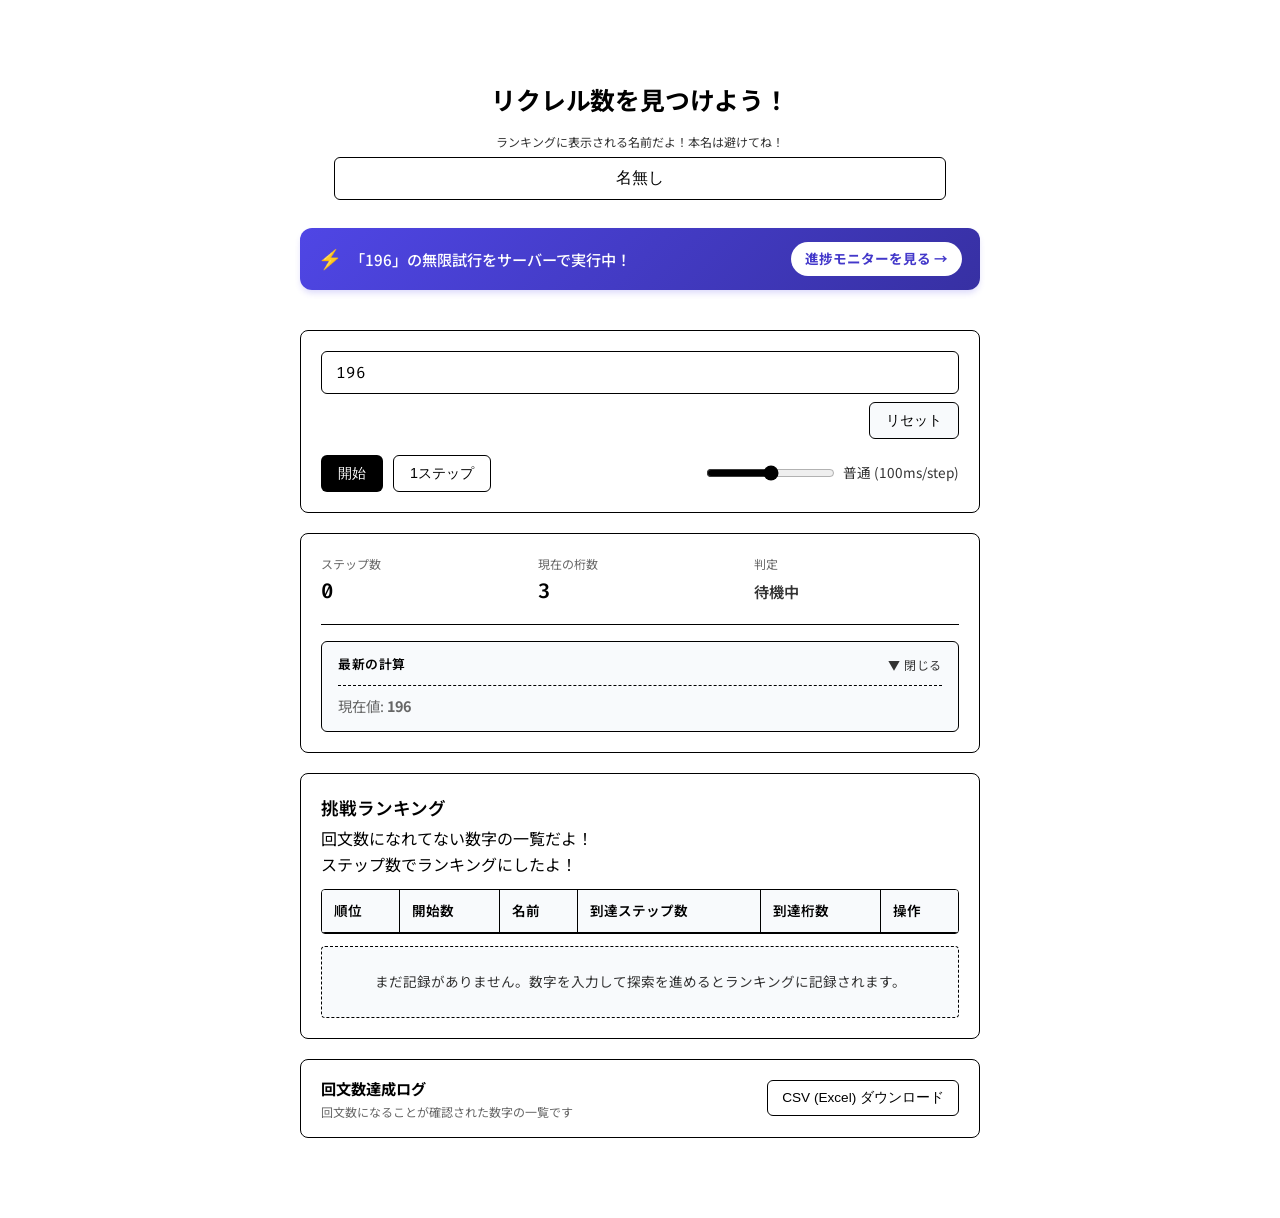
<file: index.html>
<!DOCTYPE html>
<html lang="ja">
<head>
  <meta charset="UTF-8">
  <meta name="viewport" content="width=device-width, initial-scale=1.0">
  <meta http-equiv="Cache-Control" content="no-cache, no-store, must-revalidate">
  <meta http-equiv="Pragma" content="no-cache">
  <meta http-equiv="Expires" content="0">
  <title>リクレル数を見つけよう！</title>
  <meta name="color-scheme" content="light">
  <link rel="stylesheet" href="style.css?v=14">
  <link rel="preconnect" href="https://fonts.googleapis.com">
  <link rel="preconnect" href="https://fonts.gstatic.com" crossorigin>
  <link href="https://fonts.googleapis.com/css2?family=Fira+Code:wght@400;500;600&family=Noto+Sans+JP:wght@400;500;700&display=swap" rel="stylesheet">
</head>
<body>
  <main class="container">
    <header class="header">
      <h1>リクレル数を見つけよう！</h1>
      <div class="user-name-group">
        <p class="name-note">ランキングに表示される名前だよ！本名は避けてね！</p>
        <input type="text" id="userNameInput" class="name-input" value="名無し" placeholder="名無し (任意)" aria-label="ニックネーム" maxlength="15" autocomplete="off">
      </div>
    </header>

    <div style="background: linear-gradient(135deg, #4f46e5 0%, #3730a3 100%); color: white; padding: 14px 18px; border-radius: 12px; margin-bottom: 20px; display: flex; justify-content: space-between; align-items: center; box-shadow: 0 4px 6px -1px rgba(79, 70, 229, 0.2); flex-wrap: wrap; gap: 10px;">
      <div style="display: flex; align-items: center; gap: 8px;">
        <span style="font-size: 1.2rem;">⚡</span>
        <span style="font-size: 0.95rem; font-weight: 500;">「196」の無限試行をサーバーで実行中！</span>
      </div>
      <a href="live.html" style="background: white; color: #4338ca; padding: 6px 14px; border-radius: 9999px; text-decoration: none; font-size: 0.85rem; font-weight: 700; transition: opacity 0.2s; white-space: nowrap;">
        進捗モニターを見る →
      </a>
    </div>

    <section class="card input-section">
      <div class="input-block">
        <input type="text" id="initialInput" placeholder="自然数を入力..." value="196" autocomplete="off">
        <div class="input-subrow">
          <button id="resetBtn" class="btn btn-secondary">リセット</button>
        </div>
      </div>

      <div class="controls-row">
        <div class="buttons-container">
          <div class="button-group">
            <button id="startStopBtn" class="btn btn-primary">開始</button>
            <button id="stepBtn" class="btn btn-outline">1ステップ</button>
          </div>
          <div id="pausedNotice" class="paused-notice" style="display: none;">
            あと<span id="pausedCountdownSec">60</span>秒で自動で断念されるよ
          </div>
        </div>

        <div class="speed-control">
          <input type="range" id="speedRange" min="1" max="5" value="3">
          <span id="speedDisplay">普通 (100ms/step)</span>
        </div>
      </div>
    </section>

    <section class="card status-section">
      <div class="metrics">
        <div class="metric-item">
          <span class="metric-label">ステップ数</span>
          <span id="stepCount" class="metric-val">0</span>
        </div>
        <div class="metric-item">
          <span class="metric-label">現在の桁数</span>
          <span id="digitCount" class="metric-val">3</span>
        </div>
        <div class="metric-item">
          <span class="metric-label">判定</span>
          <span id="statusBadge" class="status-text status-idle">待機中</span>
        </div>
      </div>

      <details open class="calc-box">
        <summary class="calc-label">最新の計算</summary>
        <div id="currentCalcDisplay" class="calc-content">
          <span class="placeholder">数字を入力して「開始」を押してください</span>
        </div>
      </details>
    </section>

    <details open class="card history-section" id="historySection" style="display: none;">
      <summary class="history-header">
        <div class="history-title-wrap">
          <h2>計算履歴</h2>
          <span class="history-count">最新 <span id="historyCount">0</span> 件 (最大20件)</span>
        </div>
        <span class="history-toggle-hint"></span>
      </summary>
      <div class="history-list" id="historyList"></div>
    </details>

    <!-- 全端末共通のリクレル数ランキング -->
    <section class="card records-section">
      <div class="records-header">
        <div class="records-title-bar">
          <h2>挑戦ランキング</h2>
        </div>
        <p class="records-desc">回文数になれてない数字の一覧だよ！<br>ステップ数でランキングにしたよ！</p>
      </div>

      <div class="table-wrapper">
        <table class="records-table">
          <thead>
            <tr>
              <th>順位</th>
              <th>開始数</th>
              <th>名前</th>
              <th>到達ステップ数</th>
              <th>到達桁数</th>
              <th>操作</th>
            </tr>
          </thead>
          <tbody id="rankingTableBody">
            <tr>
              <td colspan="6" style="text-align: center; padding: 16px; color: var(--text-sub);">ランキングを読み込み中...</td>
            </tr>
          </tbody>
        </table>
      </div>
      <div id="emptyRankingMessage" class="empty-ranking-msg" style="display: none;">
        まだ記録がありません。数字を入力して探索を進めるとランキングに記録されます。
      </div>
    </section>

    <!-- 回文数達成ログのダウンロードエリア -->
    <section class="card download-section">
      <div class="download-content">
        <div class="download-text">
          <span class="download-title">回文数達成ログ</span>
          <span class="download-desc">回文数になることが確認された数字の一覧です</span>
        </div>
        <button id="downloadResolvedCsvBtn" class="btn btn-outline download-btn">
          CSV (Excel) ダウンロード
        </button>
      </div>
    </section>
  </main>

  <script src="script.js?v=57"></script>
</body>
</html>
</file>
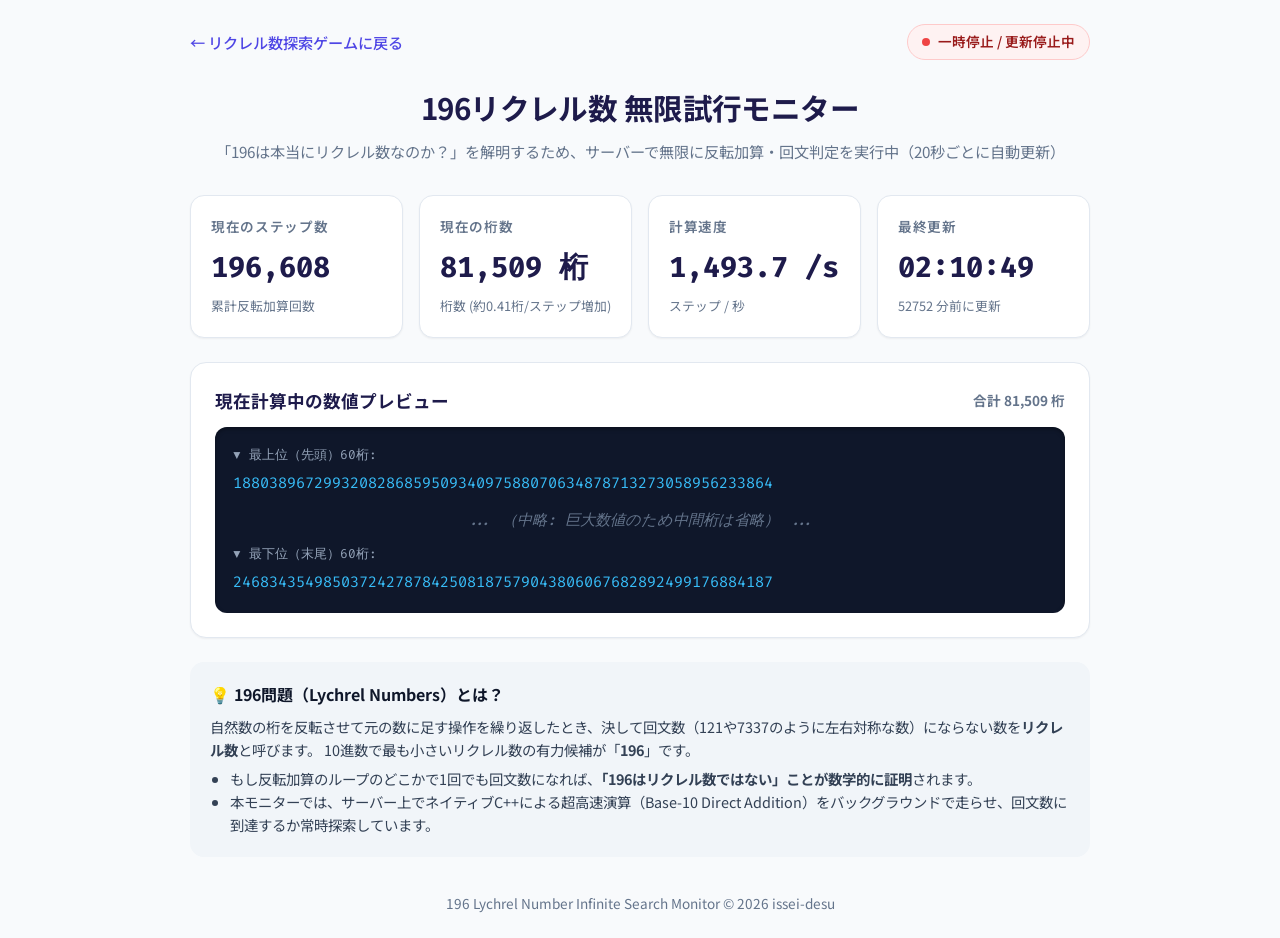
<file: live.html>
<!DOCTYPE html>
<html lang="ja">
<head>
  <meta charset="UTF-8">
  <meta name="viewport" content="width=device-width, initial-scale=1.0">
  <meta http-equiv="Cache-Control" content="no-cache, no-store, must-revalidate">
  <meta http-equiv="Pragma" content="no-cache">
  <meta http-equiv="Expires" content="0">
  <title>196 無限試行モニター | リクレル数探索</title>
  <link rel="preconnect" href="https://fonts.googleapis.com">
  <link rel="preconnect" href="https://fonts.gstatic.com" crossorigin>
  <link href="https://fonts.googleapis.com/css2?family=Fira+Code:wght@400;500;600;700&family=Noto+Sans+JP:wght@400;500;700&display=swap" rel="stylesheet">
  <style>
    :root {
      --bg: #f8fafc;
      --card-bg: #ffffff;
      --text: #0f172a;
      --text-sub: #64748b;
      --border: #e2e8f0;
      --primary: #4f46e5;
      --primary-hover: #4338ca;
      --accent-green: #10b981;
      --accent-red: #ef4444;
      --accent-yellow: #f59e0b;
      --code-bg: #0f172a;
      --code-text: #38bdf8;
      --shadow-sm: 0 1px 2px 0 rgb(0 0 0 / 0.05);
      --shadow-md: 0 4px 6px -1px rgb(0 0 0 / 0.1), 0 2px 4px -2px rgb(0 0 0 / 0.1);
      --shadow-lg: 0 10px 15px -3px rgb(0 0 0 / 0.1), 0 4px 6px -4px rgb(0 0 0 / 0.1);
    }

    * {
      box-sizing: border-box;
      margin: 0;
      padding: 0;
    }

    body {
      background-color: var(--bg);
      color: var(--text);
      font-family: 'Noto Sans JP', -apple-system, BlinkMacSystemFont, "Segoe UI", Roboto, sans-serif;
      line-height: 1.6;
      padding: 24px 16px;
    }

    .container {
      max-width: 900px;
      margin: 0 auto;
    }

    .top-nav {
      display: flex;
      justify-content: space-between;
      align-items: center;
      margin-bottom: 24px;
    }

    .back-link {
      display: inline-flex;
      align-items: center;
      gap: 6px;
      color: var(--primary);
      text-decoration: none;
      font-weight: 500;
      font-size: 0.95rem;
      transition: color 0.15s;
    }
    .back-link:hover {
      text-decoration: underline;
    }

    .live-badge {
      display: inline-flex;
      align-items: center;
      gap: 8px;
      background: #ecfdf5;
      color: #065f46;
      padding: 6px 14px;
      border-radius: 9999px;
      font-size: 0.85rem;
      font-weight: 600;
      border: 1px solid #a7f3d0;
    }

    .pulse-dot {
      width: 8px;
      height: 8px;
      background-color: var(--accent-green);
      border-radius: 50%;
      animation: pulse 1.5s infinite;
    }

    @keyframes pulse {
      0% { transform: scale(0.95); opacity: 0.8; }
      50% { transform: scale(1.3); opacity: 1; }
      100% { transform: scale(0.95); opacity: 0.8; }
    }

    .header {
      text-align: center;
      margin-bottom: 32px;
    }

    .header h1 {
      font-size: 1.85rem;
      font-weight: 700;
      letter-spacing: -0.02em;
      color: #1e1b4b;
      margin-bottom: 8px;
    }

    .header p {
      color: var(--text-sub);
      font-size: 0.95rem;
    }

    .card {
      background: var(--card-bg);
      border: 1px solid var(--border);
      border-radius: 16px;
      padding: 24px;
      margin-bottom: 24px;
      box-shadow: var(--shadow-sm);
    }

    /* Metrics Grid */
    .metrics-grid {
      display: grid;
      grid-template-columns: repeat(auto-fit, minmax(200px, 1fr));
      gap: 16px;
      margin-bottom: 24px;
    }

    .metric-card {
      background: var(--card-bg);
      border: 1px solid var(--border);
      border-radius: 14px;
      padding: 20px;
      box-shadow: var(--shadow-sm);
      display: flex;
      flex-direction: column;
      gap: 6px;
    }

    .metric-title {
      font-size: 0.85rem;
      font-weight: 600;
      color: var(--text-sub);
      text-transform: uppercase;
      letter-spacing: 0.05em;
    }

    .metric-value {
      font-family: 'Fira Code', monospace;
      font-size: 1.8rem;
      font-weight: 700;
      color: #1e1b4b;
      word-break: break-all;
    }

    .metric-sub {
      font-size: 0.8rem;
      color: var(--text-sub);
    }

    /* Target Result Banner */
    .discovery-banner {
      background: linear-gradient(135deg, #10b981 0%, #059669 100%);
      color: white;
      padding: 24px;
      border-radius: 16px;
      text-align: center;
      margin-bottom: 24px;
      box-shadow: var(--shadow-lg);
      display: none;
    }
    .discovery-banner h2 {
      font-size: 1.6rem;
      margin-bottom: 8px;
    }

    /* Preview section */
    .section-title {
      font-size: 1.1rem;
      font-weight: 700;
      color: #1e1b4b;
      margin-bottom: 12px;
      display: flex;
      justify-content: space-between;
      align-items: center;
    }

    .preview-box {
      background: var(--code-bg);
      color: var(--code-text);
      font-family: 'Fira Code', monospace;
      font-size: 0.95rem;
      padding: 18px;
      border-radius: 12px;
      overflow-x: auto;
      line-height: 1.6;
      box-shadow: inset 0 2px 4px 0 rgb(0 0 0 / 0.3);
      word-break: break-all;
    }

    .preview-label {
      color: #94a3b8;
      font-size: 0.8rem;
      display: block;
      margin-bottom: 6px;
    }

    .preview-divider {
      color: #64748b;
      margin: 12px 0;
      text-align: center;
      font-style: italic;
    }

    /* Information / Explanations */
    .info-section {
      background: #f1f5f9;
      border-radius: 14px;
      padding: 20px;
      font-size: 0.9rem;
      color: #334155;
    }

    .info-section h3 {
      font-size: 1rem;
      font-weight: 700;
      color: #0f172a;
      margin-bottom: 8px;
    }

    .info-section ul {
      margin-left: 20px;
      margin-top: 6px;
    }

    .footer {
      text-align: center;
      color: var(--text-sub);
      font-size: 0.85rem;
      margin-top: 36px;
    }

    /* Offline status */
    .status-badge-offline {
      background: #fef2f2 !important;
      color: #991b1b !important;
      border-color: #fecaca !important;
    }
    .status-badge-offline .pulse-dot {
      background-color: var(--accent-red) !important;
      animation: none !important;
    }

    @media (max-width: 640px) {
      body {
        padding: 16px 12px;
      }
      .metric-value {
        font-size: 1.45rem;
      }
      .header h1 {
        font-size: 1.5rem;
      }
    }
  </style>
</head>
<body>
  <div class="container">
    <nav class="top-nav">
      <a href="index.html" class="back-link">
        ← リクレル数探索ゲームに戻る
      </a>
      <div id="liveIndicator" class="live-badge">
        <span class="pulse-dot"></span>
        <span id="liveStatusText">LIVE 接続中</span>
      </div>
    </nav>

    <header class="header">
      <h1>196リクレル数 無限試行モニター</h1>
      <p>「196は本当にリクレル数なのか？」を解明するため、サーバーで無限に反転加算・回文判定を実行中（20秒ごとに自動更新）</p>
    </header>

    <div id="discoveryBanner" class="discovery-banner">
      <h2>🎉 回文数が発見されました！ 🎉</h2>
      <p>196がリクレル数ではないことが証明されました！詳細は下記を確認してください。</p>
    </div>

    <!-- Metrics -->
    <div class="metrics-grid">
      <div class="metric-card">
        <span class="metric-title">現在のステップ数</span>
        <span id="stepDisplay" class="metric-value">---</span>
        <span class="metric-sub">累計反転加算回数</span>
      </div>

      <div class="metric-card">
        <span class="metric-title">現在の桁数</span>
        <span id="digitsDisplay" class="metric-value">---</span>
        <span class="metric-sub">桁数 (約0.41桁/ステップ増加)</span>
      </div>

      <div class="metric-card">
        <span class="metric-title">計算速度</span>
        <span id="speedDisplay" class="metric-value">---</span>
        <span class="metric-sub">ステップ / 秒</span>
      </div>

      <div class="metric-card">
        <span class="metric-title">最終更新</span>
        <span id="updatedDisplay" class="metric-value">---</span>
        <span class="metric-sub" id="updatedRelative">受信待機中...</span>
      </div>
    </div>

    <!-- Number Preview -->
    <section class="card">
      <div class="section-title">
        <span>現在計算中の数値プレビュー</span>
        <span style="font-size: 0.85rem; color: var(--text-sub);" id="previewDigitsCount"></span>
      </div>
      <div class="preview-box">
        <span class="preview-label">▼ 最上位（先頭）60桁:</span>
        <div id="previewHead">読み込み中...</div>
        <div class="preview-divider">... （中略: 巨大数値のため中間桁は省略） ...</div>
        <span class="preview-label">▼ 最下位（末尾）60桁:</span>
        <div id="previewTail">読み込み中...</div>
      </div>
    </section>

    <!-- Info Explanations -->
    <section class="info-section">
      <h3>💡 196問題（Lychrel Numbers）とは？</h3>
      <p>
        自然数の桁を反転させて元の数に足す操作を繰り返したとき、決して回文数（121や7337のように左右対称な数）にならない数を<strong>リクレル数</strong>と呼びます。
        10進数で最も小さいリクレル数の有力候補が「<strong>196</strong>」です。
      </p>
      <ul>
        <li>もし反転加算のループのどこかで1回でも回文数になれば、<strong>「196はリクレル数ではない」ことが数学的に証明</strong>されます。</li>
        <li>本モニターでは、サーバー上でネイティブC++による超高速演算（Base-10 Direct Addition）をバックグラウンドで走らせ、回文数に到達するか常時探索しています。</li>
      </ul>
    </section>

    <footer class="footer">
      <p>196 Lychrel Number Infinite Search Monitor &copy; 2026 issei-desu</p>
    </footer>
  </div>

  <script>
    const KVDB_URL = 'https://kvdb.io/C73anz47CwZ5a14fmn1Rba/live_196';
    const FALLBACK_URL = 'progress.json';

    let lastDataTime = 0;

    async function fetchProgress() {
      try {
        let res = null;
        try {
          res = await fetch(KVDB_URL + '?t=' + Date.now(), { cache: 'no-store' });
        } catch (e) {
          console.warn('KVDB fetch failed, trying local progress.json fallback', e);
        }

        if (!res || !res.ok) {
          res = await fetch(FALLBACK_URL + '?t=' + Date.now(), { cache: 'no-store' });
        }

        if (!res.ok) {
          throw new Error('Failed to fetch progress data');
        }

        const data = await res.json();
        updateUI(data);
      } catch (err) {
        console.error('Fetch error:', err);
        markOffline();
      }
    }

    function updateUI(data) {
      const step = data.step || 0;
      const digits = data.digits || 0;
      const speed = data.speed || 0;
      const updatedAt = data.updatedAt || Date.now();
      const isFound = data.found === true;

      document.getElementById('stepDisplay').textContent = step.toLocaleString();
      document.getElementById('digitsDisplay').textContent = digits.toLocaleString() + ' 桁';
      document.getElementById('speedDisplay').textContent = speed.toLocaleString(undefined, { maximumFractionDigits: 1 }) + ' /s';

      lastDataTime = updatedAt;
      const date = new Date(updatedAt);
      document.getElementById('updatedDisplay').textContent = 
        date.getHours().toString().padStart(2, '0') + ':' +
        date.getMinutes().toString().padStart(2, '0') + ':' +
        date.getSeconds().toString().padStart(2, '0');

      document.getElementById('previewDigitsCount').textContent = `合計 ${digits.toLocaleString()} 桁`;
      document.getElementById('previewHead').textContent = data.previewHead || '---';
      document.getElementById('previewTail').textContent = data.previewTail || '---';

      // Live status check
      const diffSec = Math.floor((Date.now() - updatedAt) / 1000);
      const indicator = document.getElementById('liveIndicator');
      const statusText = document.getElementById('liveStatusText');

      if (isFound) {
        document.getElementById('discoveryBanner').style.display = 'block';
        indicator.className = 'live-badge';
        statusText.textContent = '🎉 回文数発見！';
      } else if (diffSec <= 90) {
        indicator.className = 'live-badge';
        statusText.textContent = 'LIVE 計算中';
      } else {
        indicator.className = 'live-badge status-badge-offline';
        statusText.textContent = '一時停止 / 更新停止中';
      }

      updateRelativeTime();
    }

    function markOffline() {
      const indicator = document.getElementById('liveIndicator');
      const statusText = document.getElementById('liveStatusText');
      indicator.className = 'live-badge status-badge-offline';
      statusText.textContent = 'オフライン';
    }

    function updateRelativeTime() {
      if (!lastDataTime) return;
      const diffSec = Math.floor((Date.now() - lastDataTime) / 1000);
      const relElem = document.getElementById('updatedRelative');
      if (diffSec < 5) {
        relElem.textContent = 'たった今更新';
      } else if (diffSec < 60) {
        relElem.textContent = `${diffSec} 秒前に更新`;
      } else {
        const min = Math.floor(diffSec / 60);
        relElem.textContent = `${min} 分前に更新`;
      }
    }

    // Polling (20秒間隔に緩和)
    fetchProgress();
    setInterval(fetchProgress, 20000);
    setInterval(updateRelativeTime, 1000);
  </script>
</body>
</html>
</file>
<file: style.css>
:root {
  color-scheme: light;
  --bg-color: #ffffff;
  --card-bg: #ffffff;
  --border-color: #000000;
  --border-light: #000000;
  --text-main: #000000;
  --text-sub: #333333;
  --text-muted: #666666;
  --primary: #000000;
  --primary-hover: #333333;
  --accent: #1d4ed8;
  --success: #15803d;
  --success-bg: #f0fdf4;
  --font-sans: 'Noto Sans JP', -apple-system, BlinkMacSystemFont, sans-serif;
  --font-mono: 'Fira Code', monospace;
}

* {
  box-sizing: border-box;
  margin: 0;
  padding: 0;
}

html, body {
  background-color: #ffffff !important;
  color: var(--text-main);
  font-family: var(--font-sans);
  min-height: 100vh;
  padding: 40px 16px;
  line-height: 1.6;
}

.container {
  max-width: 680px;
  margin: 0 auto;
  display: flex;
  flex-direction: column;
  gap: 20px;
}

/* ヘッダー */
.header {
  text-align: center;
  margin-bottom: 8px;
}

.header h1 {
  font-size: clamp(1.25rem, 5.5vw, 1.55rem);
  font-weight: 700;
  color: var(--text-main);
  letter-spacing: -0.01em;
  white-space: nowrap;
}

/* ユーザー名入力グループ */
.user-name-group {
  margin-top: 12px;
  display: flex;
  flex-direction: column;
  align-items: center;
  gap: 4px;
}

.name-note {
  font-size: 0.75rem;
  color: var(--text-sub);
}

.name-input {
  width: 240px;
  max-width: 90%;
  background-color: #ffffff;
  border: 1px solid #000000;
  border-radius: 6px;
  padding: 6px 10px;
  font-size: 0.85rem;
  text-align: center;
  color: var(--text-main);
  outline: none;
  margin-top: 2px;
  transition: border-color 0.15s;
}

.name-input:focus {
  border-width: 1.5px;
}

.header .subtitle {
  color: var(--text-sub);
  font-size: 0.9rem;
  margin-top: 4px;
}

/* カード共通 */
.card {
  background-color: var(--card-bg);
  border: 1.5px solid #000000;
  border-radius: 8px;
  padding: 20px;
}

/* 入力・コントロール */
.input-block {
  display: flex;
  flex-direction: column;
  gap: 8px;
  margin-bottom: 16px;
  width: 100%;
}

.input-subrow {
  display: flex;
  justify-content: flex-end;
}

input[type="text"] {
  width: 100%;
  background-color: #ffffff;
  border: 1.5px solid #000000;
  border-radius: 6px;
  padding: 10px 14px;
  color: var(--text-main);
  font-family: var(--font-mono);
  font-size: 1rem;
  outline: none;
  transition: border-color 0.15s;
}

input[type="text"]:focus {
  border-color: var(--primary);
}

.controls-row {
  display: flex;
  justify-content: space-between;
  align-items: center;
  flex-wrap: wrap;
  gap: 14px;
}

.buttons-container {
  display: flex;
  flex-direction: column;
  gap: 6px;
}

.button-group {
  display: flex;
  gap: 10px;
}

.paused-notice {
  font-size: 0.8rem;
  color: #b91c1c;
  font-weight: 600;
  line-height: 1.2;
  padding-left: 2px;
}

.btn {
  padding: 8px 16px;
  border-radius: 6px;
  font-size: 0.9rem;
  font-weight: 500;
  cursor: pointer;
  border: 1px solid transparent;
  transition: all 0.15s;
  display: inline-flex;
  align-items: center;
  justify-content: center;
  white-space: nowrap;
}

.btn-primary {
  background-color: var(--primary);
  color: #ffffff;
}

.btn-primary:hover {
  background-color: var(--primary-hover);
}

.btn-primary.running {
  background-color: #dc2626;
  color: #ffffff;
}

.btn-secondary {
  background-color: #f8fafc;
  border-color: var(--border-color);
  color: var(--text-main);
}

.btn-secondary:hover {
  background-color: #f1f5f9;
}

.btn-outline {
  background-color: #ffffff;
  border-color: var(--border-color);
  color: var(--text-main);
}

.btn-outline:hover {
  background-color: #f8fafc;
}

.btn:disabled {
  opacity: 0.4;
  cursor: not-allowed;
}

.speed-control {
  display: flex;
  align-items: center;
  gap: 8px;
  font-size: 0.85rem;
  color: var(--text-sub);
}

.speed-control input[type="range"] {
  accent-color: var(--primary);
  cursor: pointer;
}

/* メトリクス */
.metrics {
  display: grid;
  grid-template-columns: repeat(3, 1fr);
  gap: 12px;
  margin-bottom: 16px;
  border-bottom: 1px solid #000000;
  padding-bottom: 16px;
}

.metric-item {
  display: flex;
  flex-direction: column;
  gap: 2px;
}

.metric-label {
  font-size: 0.75rem;
  color: var(--text-muted);
}

.metric-val {
  font-size: 1.3rem;
  font-weight: 600;
  font-family: var(--font-mono);
  color: var(--text-main);
}

.status-text {
  font-size: 0.95rem;
  font-weight: 600;
  margin-top: 4px;
}

.status-idle {
  color: var(--text-sub);
}

.status-running {
  color: var(--accent);
}

.status-found {
  color: var(--success);
}

/* 計算表示 */
.calc-box {
  background-color: #f8fafc;
  border: 1px solid #000000;
  border-radius: 6px;
  padding: 12px 16px;
  transition: all 0.2s;
}

.calc-box summary.calc-label {
  font-size: 0.8rem;
  font-weight: 600;
  color: var(--text-main);
  text-transform: uppercase;
  letter-spacing: 0.04em;
  cursor: pointer;
  user-select: none;
  outline: none;
  list-style: none; /* デフォルトの矢印をカスタム */
  display: flex;
  align-items: center;
  justify-content: space-between;
}

/* カスタム開閉矢印とヒント */
.calc-box summary.calc-label::-webkit-details-marker {
  display: none;
}

.calc-box summary.calc-label::after {
  content: '▼ 閉じる';
  font-size: 0.75rem;
  color: var(--text-sub);
  font-weight: 400;
}

.calc-box:not([open]) summary.calc-label::after {
  content: '▶ 開く';
}

.calc-box summary.calc-label:hover {
  color: var(--accent);
}

.calc-box summary.calc-label:hover::after {
  color: var(--accent);
}

.calc-content {
  font-family: var(--font-mono);
  font-size: 0.95rem;
  word-break: break-all;
  white-space: pre-wrap;
  line-height: 1.6;
  margin-top: 10px;
  max-height: 260px;
  overflow-y: auto;
  padding-top: 8px;
  border-top: 1px dashed #000000;
}

.placeholder {
  color: var(--text-muted);
  font-family: var(--font-sans);
  font-size: 0.9rem;
}

/* 履歴 */
.history-section summary.history-header {
  display: flex;
  justify-content: space-between;
  align-items: center;
  cursor: pointer;
  user-select: none;
  outline: none;
  list-style: none;
}

.history-section summary.history-header::-webkit-details-marker {
  display: none;
}

.history-title-wrap {
  display: flex;
  align-items: center;
  gap: 10px;
}

.history-header h2 {
  font-size: 1rem;
  font-weight: 600;
  color: var(--text-main);
}

.history-count {
  font-size: 0.8rem;
  color: var(--text-muted);
}

.history-toggle-hint::after {
  content: '▼ 閉じる';
  font-size: 0.75rem;
  color: var(--text-sub);
}

.history-section:not([open]) .history-toggle-hint::after {
  content: '▶ 開く';
}

.history-section summary.history-header:hover h2,
.history-section summary.history-header:hover .history-toggle-hint::after {
  color: var(--accent);
}

.history-list {
  display: flex;
  flex-direction: column;
  gap: 6px;
  max-height: 360px;
  overflow-y: auto;
  margin-top: 14px;
  padding-top: 10px;
  border-top: 1px dashed #000000;
}

.history-item {
  background-color: #f8fafc;
  border: 1px solid #000000;
  border-left: 4px solid #000000;
  border-radius: 4px;
  padding: 8px 12px;
  font-family: var(--font-mono);
  font-size: 0.85rem;
  word-break: break-all;
}

.history-item.found {
  border: 1px solid var(--success);
  border-left: 4px solid var(--success);
  background-color: var(--success-bg);
}

.history-meta {
  font-size: 0.7rem;
  color: var(--text-muted);
  margin-bottom: 2px;
}

.history-calc {
  color: var(--text-main);
}

.history-item.found .history-calc {
  color: var(--success);
  font-weight: 600;
}

/* 記録・ランキングテーブル */
.records-section {
  display: flex;
  flex-direction: column;
  gap: 12px;
}

.records-header h2 {
  font-size: 1.1rem;
  font-weight: 600;
  color: var(--text-main);
}

.records-header {
  display: flex;
  flex-direction: column;
  gap: 4px;
}

.records-title-bar {
  display: flex;
  justify-content: space-between;
  align-items: center;
}

.live-indicator {
  display: inline-flex;
  align-items: center;
  gap: 6px;
  font-size: 0.75rem;
  font-weight: 600;
  color: var(--success);
  background-color: var(--success-bg);
  padding: 3px 8px;
  border-radius: 9999px;
  border: 1px solid var(--success);
}

.live-dot {
  width: 6px;
  height: 6px;
  background-color: var(--success);
  border-radius: 50%;
  animation: live-blink 1.2s infinite ease-in-out;
}

@keyframes live-blink {
  0%, 100% { opacity: 1; transform: scale(1); }
  50% { opacity: 0.3; transform: scale(0.8); }
}

/* 状態テキスト表示 */
.state-running {
  color: #16a34a; /* 緑文字 */
  font-weight: 600;
  font-size: 0.8rem;
}

.state-paused {
  color: #2563eb; /* 青文字 */
  font-weight: 600;
  font-size: 0.8rem;
}

.state-abandoned {
  color: #000000; /* 黒文字 */
  font-weight: 600;
  font-size: 0.8rem;
}

.empty-ranking-msg {
  padding: 24px;
  text-align: center;
  color: var(--text-sub);
  font-size: 0.85rem;
  border: 1px dashed #000000;
  border-radius: 4px;
  background-color: #f8fafc;
}

.table-wrapper {
  overflow-x: auto;
  border: 1px solid #000000;
  border-radius: 4px;
}

.records-table {
  width: 100%;
  border-collapse: collapse;
  font-size: 0.85rem;
  text-align: left;
  white-space: nowrap;
}

.records-table th,
.records-table td {
  padding: 10px 12px;
  border-bottom: 1px solid #000000;
  border-right: 1px solid #000000;
}

.records-table th:last-child,
.records-table td:last-child {
  border-right: none;
}

.records-table tr:last-child td {
  border-bottom: none;
}

.records-table th {
  background-color: #f8fafc;
  font-weight: 600;
  color: var(--text-main);
}

.records-table td.num-cell {
  font-family: var(--font-mono);
  font-weight: 600;
}

.btn-try {
  background-color: #ffffff;
  border: 1px solid #000000;
  border-radius: 4px;
  padding: 3px 8px;
  font-size: 0.75rem;
  cursor: pointer;
  font-weight: 500;
  transition: all 0.15s;
}

.btn-try:hover {
  background-color: #000000;
  color: #ffffff;
}

.records-note {
  background-color: #f8fafc;
  border: 1px solid #000000;
  border-radius: 4px;
  padding: 12px;
  font-size: 0.8rem;
  line-height: 1.6;
  color: var(--text-sub);
}

.records-note code {
  font-family: var(--font-mono);
  font-weight: 600;
  color: var(--text-main);
  background: #ffffff;
  border: 1px solid #000000;
  padding: 2px 4px;
  border-radius: 3px;
}

/* ダウンロードセクション */
.download-section {
  padding: 16px 20px;
}

.download-content {
  display: flex;
  justify-content: space-between;
  align-items: center;
  flex-wrap: wrap;
  gap: 12px;
}

.download-text {
  display: flex;
  flex-direction: column;
  gap: 2px;
}

.download-title {
  font-size: 0.95rem;
  font-weight: 700;
  color: var(--text-main);
}

.download-desc {
  font-size: 0.75rem;
  color: var(--text-muted);
}

.download-btn {
  font-size: 0.85rem;
  padding: 8px 14px;
}

@media (max-width: 540px) {
  .controls-row {
    flex-direction: column;
    align-items: stretch;
  }
  .buttons-container {
    width: 100%;
  }
  .button-group {
    width: 100%;
  }
  .button-group .btn {
    flex: 1;
  }
  .download-content {
    flex-direction: column;
    align-items: stretch;
  }
  .download-btn {
    width: 100%;
  }
}
</file>
